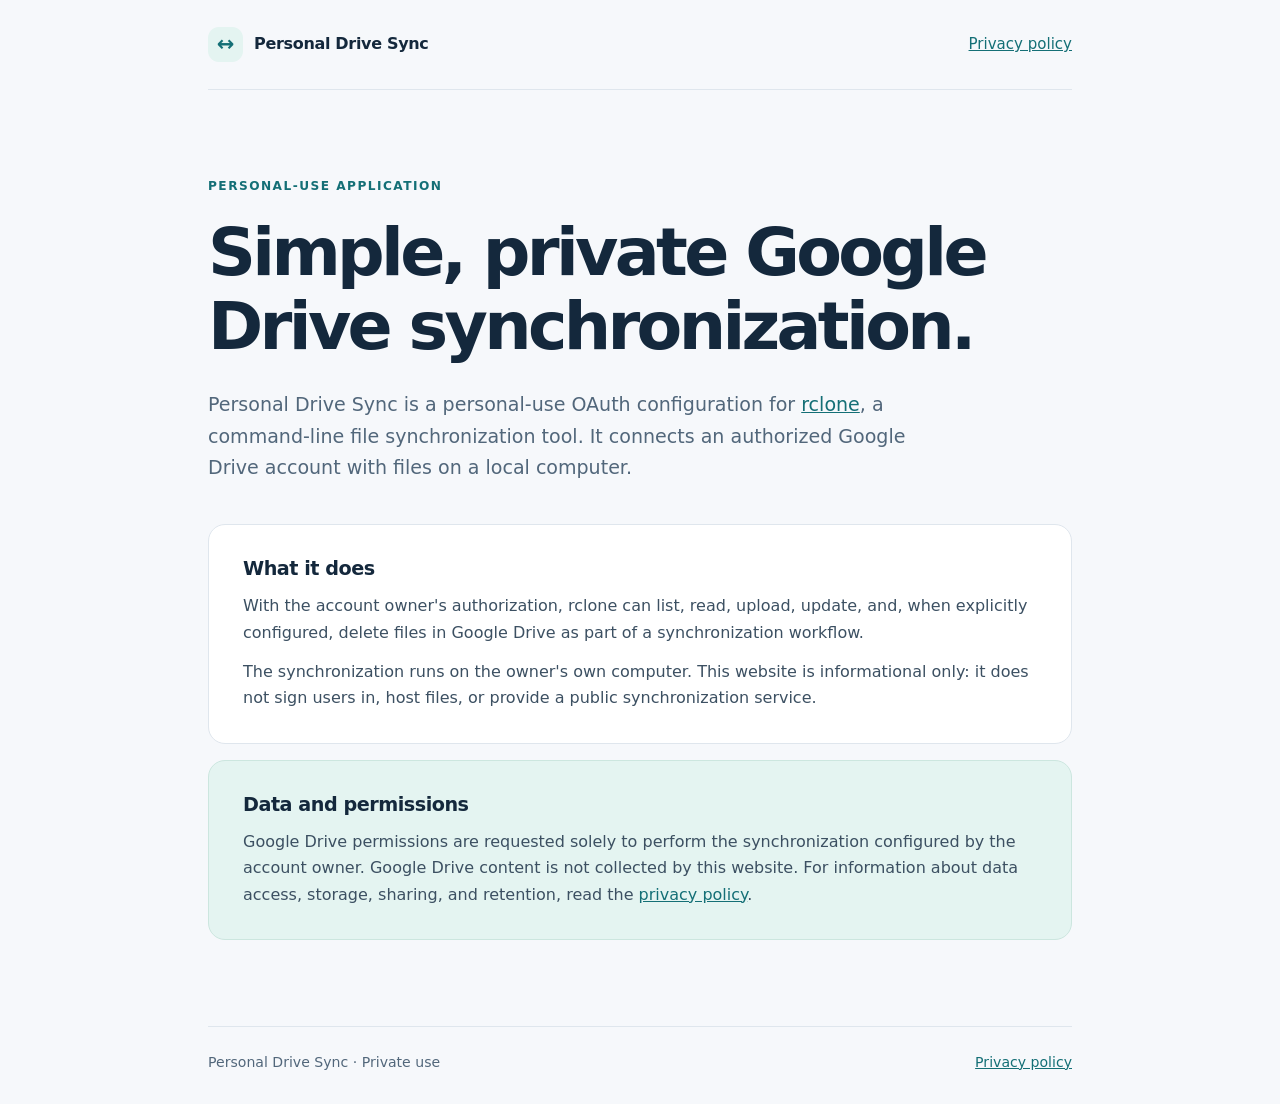
<file: index.html>
<!DOCTYPE html>
<html lang="en">
<head>
  <meta charset="utf-8">
  <meta name="viewport" content="width=device-width, initial-scale=1">
  <meta name="description" content="Personal Drive Sync is a private-use Google Drive synchronization configuration powered by rclone.">
  <title>Personal Drive Sync — Private Google Drive Sync</title>
  <link rel="stylesheet" href="styles.css">
</head>
<body>
  <div class="wrapper">
    <header class="topbar"><div class="identity"><span class="mark" aria-hidden="true">↔</span><span>Personal Drive Sync</span></div><a class="quiet" href="privacy.html">Privacy policy</a></header>
    <main>
      <span class="eyebrow">PERSONAL-USE APPLICATION</span>
      <h1>Simple, private Google Drive synchronization.</h1>
      <p class="lead">Personal Drive Sync is a personal-use OAuth configuration for <a href="https://rclone.org/">rclone</a>, a command-line file synchronization tool. It connects an authorized Google Drive account with files on a local computer.</p>
      <section class="panel">
        <h2>What it does</h2>
        <p>With the account owner's authorization, rclone can list, read, upload, update, and, when explicitly configured, delete files in Google Drive as part of a synchronization workflow.</p>
        <p>The synchronization runs on the owner's own computer. This website is informational only: it does not sign users in, host files, or provide a public synchronization service.</p>
      </section>
      <section class="panel subdued">
        <h2>Data and permissions</h2>
        <p>Google Drive permissions are requested solely to perform the synchronization configured by the account owner. Google Drive content is not collected by this website. For information about data access, storage, sharing, and retention, read the <a href="privacy.html">privacy policy</a>.</p>
      </section>
    </main>
    <footer><span>Personal Drive Sync · Private use</span><a href="privacy.html">Privacy policy</a></footer>
  </div>
</body>
</html>
</file>
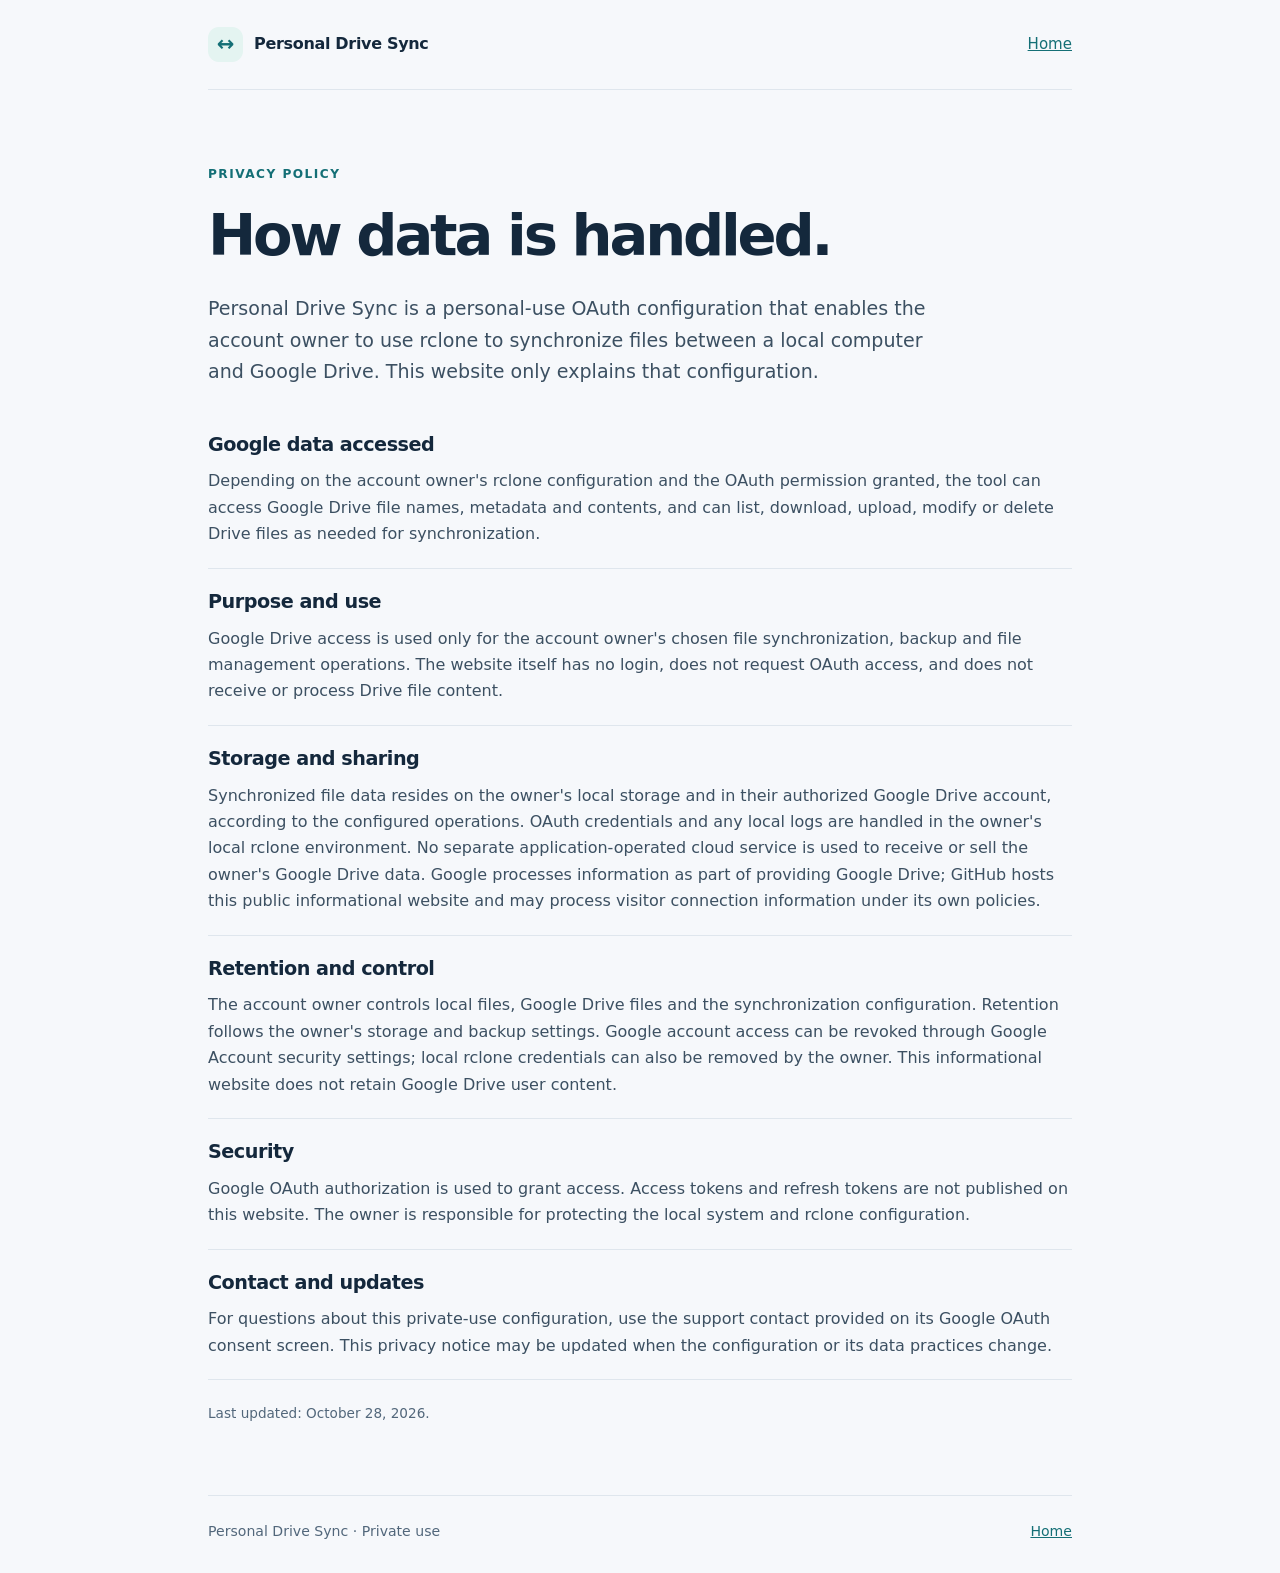
<file: privacy.html>
<!DOCTYPE html>
<html lang="en">
<head>
  <meta charset="utf-8">
  <meta name="viewport" content="width=device-width, initial-scale=1">
  <meta name="description" content="Privacy policy for Personal Drive Sync, a private-use rclone Google Drive synchronization configuration.">
  <title>Privacy Policy — Personal Drive Sync</title>
  <link rel="stylesheet" href="styles.css">
</head>
<body>
  <div class="wrapper">
    <header class="topbar"><a class="identity" href="index.html"><span class="mark" aria-hidden="true">↔</span><span>Personal Drive Sync</span></a><a class="quiet" href="index.html">Home</a></header>
    <main class="policy">
      <span class="eyebrow">PRIVACY POLICY</span>
      <h1>How data is handled.</h1>
      <p class="lead">Personal Drive Sync is a personal-use OAuth configuration that enables the account owner to use rclone to synchronize files between a local computer and Google Drive. This website only explains that configuration.</p>
      <section>
        <h2>Google data accessed</h2>
        <p>Depending on the account owner's rclone configuration and the OAuth permission granted, the tool can access Google Drive file names, metadata and contents, and can list, download, upload, modify or delete Drive files as needed for synchronization.</p>
      </section>
      <section>
        <h2>Purpose and use</h2>
        <p>Google Drive access is used only for the account owner's chosen file synchronization, backup and file management operations. The website itself has no login, does not request OAuth access, and does not receive or process Drive file content.</p>
      </section>
      <section>
        <h2>Storage and sharing</h2>
        <p>Synchronized file data resides on the owner's local storage and in their authorized Google Drive account, according to the configured operations. OAuth credentials and any local logs are handled in the owner's local rclone environment. No separate application-operated cloud service is used to receive or sell the owner's Google Drive data. Google processes information as part of providing Google Drive; GitHub hosts this public informational website and may process visitor connection information under its own policies.</p>
      </section>
      <section>
        <h2>Retention and control</h2>
        <p>The account owner controls local files, Google Drive files and the synchronization configuration. Retention follows the owner's storage and backup settings. Google account access can be revoked through Google Account security settings; local rclone credentials can also be removed by the owner. This informational website does not retain Google Drive user content.</p>
      </section>
      <section>
        <h2>Security</h2>
        <p>Google OAuth authorization is used to grant access. Access tokens and refresh tokens are not published on this website. The owner is responsible for protecting the local system and rclone configuration.</p>
      </section>
      <section>
        <h2>Contact and updates</h2>
        <p>For questions about this private-use configuration, use the support contact provided on its Google OAuth consent screen. This privacy notice may be updated when the configuration or its data practices change.</p>
      </section>
      <p class="updated">Last updated: October 28, 2026.</p>
    </main>
    <footer><span>Personal Drive Sync · Private use</span><a href="index.html">Home</a></footer>
  </div>
</body>
</html>
</file>
<file: styles.css>
:root{color-scheme:light;--bg:#f6f8fb;--ink:#14283c;--muted:#52677b;--line:#dfe6ed;--accent:#146f76;--accent-light:#e4f4f1}
*{box-sizing:border-box}html{scroll-behavior:smooth}body{margin:0;background:var(--bg);color:var(--ink);font-family:ui-sans-serif,system-ui,-apple-system,BlinkMacSystemFont,"Segoe UI",sans-serif;line-height:1.65}
a{color:var(--accent)}a:hover{text-decoration-thickness:2px}.wrapper{max-width:920px;min-height:100vh;margin:auto;padding:0 28px;display:flex;flex-direction:column}
.topbar{padding:27px 0;display:flex;align-items:center;justify-content:space-between;border-bottom:1px solid var(--line);gap:16px}.identity{display:inline-flex;gap:11px;align-items:center;color:var(--ink);text-decoration:none;font-weight:730;letter-spacing:-.02em}.mark{display:grid;place-items:center;background:var(--accent-light);color:var(--accent);height:35px;width:35px;border-radius:11px;font-size:21px}.quiet{font-size:.94rem}
main{flex:1;padding:82px 0 70px}.eyebrow{display:inline-block;color:var(--accent);font-size:.76rem;font-weight:750;letter-spacing:.12em}h1{font-size:clamp(2.2rem,5.2vw,4.3rem);line-height:1.11;letter-spacing:-.055em;max-width:780px;margin:18px 0 25px}h2{font-size:1.2rem;letter-spacing:-.025em;line-height:1.4;margin:0 0 10px}.lead{font-size:1.19rem;color:var(--muted);max-width:740px;margin:0 0 41px}.panel{border:1px solid var(--line);border-radius:17px;background:#fff;padding:31px 34px;margin:16px 0}.panel.subdued{background:var(--accent-light);border-color:#cce6df}p{margin:0 0 13px}p:last-child{margin-bottom:0}.panel p,.policy p{color:#3c5062}.policy{padding-top:70px}.policy h1{font-size:clamp(2.1rem,4.5vw,3.8rem)}.policy section{padding:20px 0;border-bottom:1px solid var(--line)}.policy .lead{margin-bottom:24px}.updated{font-size:.85rem;margin-top:22px;color:var(--muted)!important}footer{padding:24px 0 30px;display:flex;justify-content:space-between;flex-wrap:wrap;gap:12px;font-size:.88rem;color:var(--muted);border-top:1px solid var(--line)}
@media(max-width:600px){.wrapper{padding:0 19px}.topbar{padding:18px 0}main{padding:60px 0}.panel{padding:24px 23px}.lead{font-size:1.08rem}.policy{padding-top:55px}}
</file>
